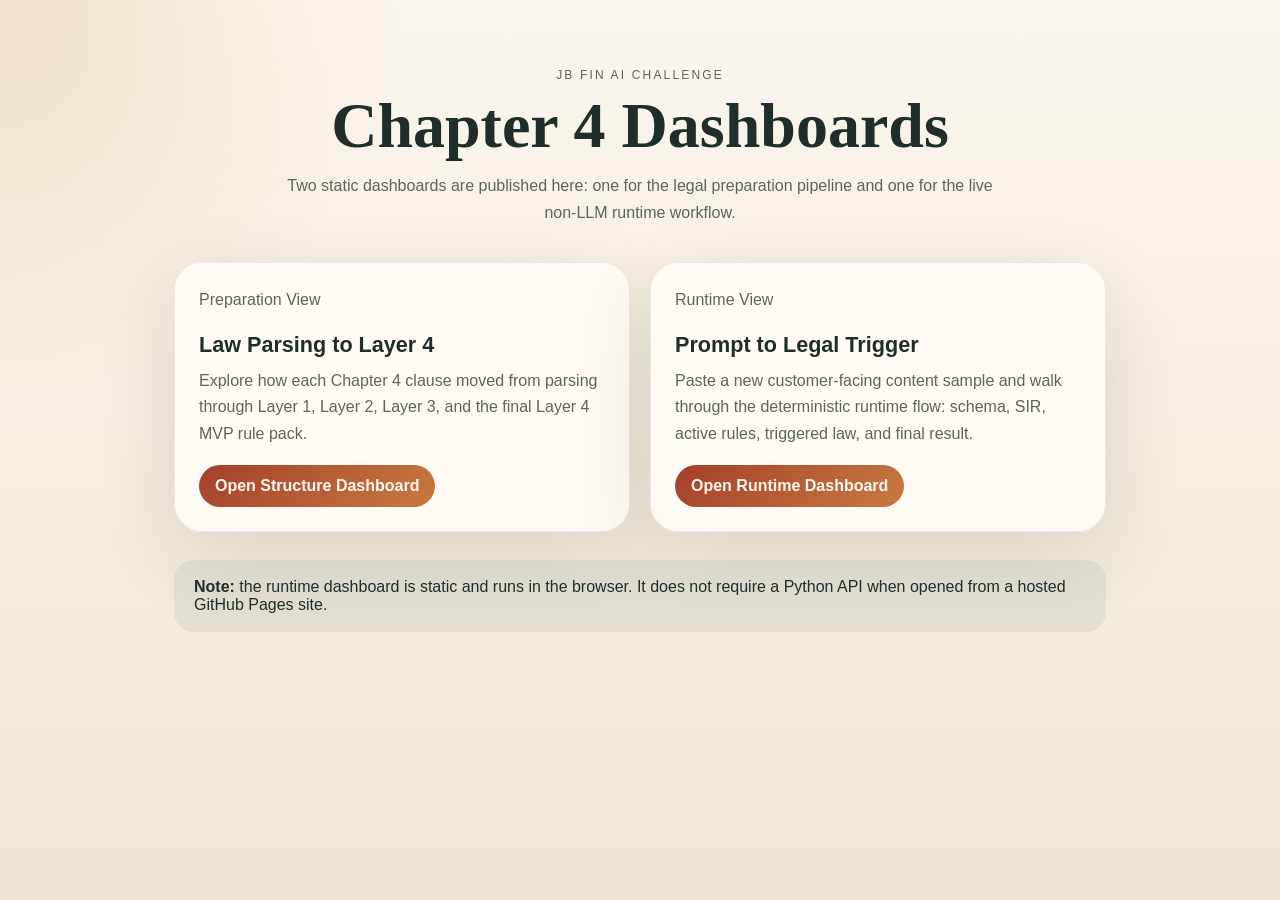
<file: index.html>
<!doctype html>
<html lang="en">
  <head>
    <meta charset="UTF-8" />
    <meta name="viewport" content="width=device-width, initial-scale=1.0" />
    <title>JB Hackathon Dashboards</title>
    <style>
      :root {
        --bg: #f5efe3;
        --ink: #1f2e2a;
        --muted: #5b665d;
        --card: rgba(255, 252, 246, 0.92);
        --accent: #a53f2b;
        --teal: #285b59;
        --shadow: 0 24px 80px rgba(52, 40, 23, 0.12);
      }
      * { box-sizing: border-box; }
      body {
        margin: 0;
        min-height: 100vh;
        font-family: "Pretendard Variable", "Segoe UI", "Noto Sans KR", sans-serif;
        background:
          radial-gradient(circle at top left, rgba(184, 133, 48, 0.18), transparent 26%),
          linear-gradient(180deg, #fbf6ee 0%, var(--bg) 40%, #efe5d4 100%);
        color: var(--ink);
      }
      main {
        max-width: 980px;
        margin: 0 auto;
        padding: 56px 24px 80px;
      }
      .hero { text-align: center; margin-bottom: 36px; }
      .hero p {
        letter-spacing: 0.18em;
        text-transform: uppercase;
        font-size: 12px;
        color: var(--muted);
      }
      h1 {
        margin: 10px 0 14px;
        font-family: "Nanum Myeongjo", Georgia, serif;
        font-size: clamp(2.6rem, 5vw, 4.2rem);
        line-height: 1;
      }
      .subhead {
        max-width: 720px;
        margin: 0 auto;
        line-height: 1.7;
        color: var(--muted);
      }
      .grid {
        display: grid;
        grid-template-columns: repeat(auto-fit, minmax(280px, 1fr));
        gap: 20px;
      }
      .card {
        background: var(--card);
        border: 1px solid rgba(31, 46, 42, 0.08);
        border-radius: 28px;
        box-shadow: var(--shadow);
        padding: 24px;
      }
      .card h2 {
        margin: 8px 0 10px;
        font-size: 1.35rem;
      }
      .card p {
        margin: 0 0 18px;
        line-height: 1.65;
        color: var(--muted);
      }
      .actions {
        display: flex;
        gap: 10px;
        flex-wrap: wrap;
      }
      .btn {
        display: inline-flex;
        align-items: center;
        justify-content: center;
        padding: 12px 16px;
        border-radius: 999px;
        text-decoration: none;
        font-weight: 600;
      }
      .btn-primary {
        background: linear-gradient(135deg, var(--accent), #c77b3f);
        color: #fff8f2;
      }
      .btn-secondary {
        background: rgba(255,255,255,0.75);
        color: var(--ink);
        border: 1px solid rgba(31, 46, 42, 0.12);
      }
      .notes {
        margin-top: 28px;
        padding: 18px 20px;
        border-radius: 20px;
        background: rgba(40, 91, 89, 0.08);
        color: var(--ink);
      }
    </style>
  </head>
  <body>
    <main>
      <section class="hero">
        <p>JB Fin AI Challenge</p>
        <h1>Chapter 4 Dashboards</h1>
        <div class="subhead">
          Two static dashboards are published here: one for the legal preparation pipeline and one for the live non-LLM runtime workflow.
        </div>
      </section>

      <section class="grid">
        <article class="card">
          <p>Preparation View</p>
          <h2>Law Parsing to Layer 4</h2>
          <p>Explore how each Chapter 4 clause moved from parsing through Layer 1, Layer 2, Layer 3, and the final Layer 4 MVP rule pack.</p>
          <div class="actions">
            <a class="btn btn-primary" href="./dashboard/ch4_fincpa/index.html">Open Structure Dashboard</a>
          </div>
        </article>

        <article class="card">
          <p>Runtime View</p>
          <h2>Prompt to Legal Trigger</h2>
          <p>Paste a new customer-facing content sample and walk through the deterministic runtime flow: schema, SIR, active rules, triggered law, and final result.</p>
          <div class="actions">
            <a class="btn btn-primary" href="./dashboard/ch4_runtime_flow/index.html">Open Runtime Dashboard</a>
          </div>
        </article>
      </section>

      <section class="notes">
        <strong>Note:</strong> the runtime dashboard is static and runs in the browser. It does not require a Python API when opened from a hosted GitHub Pages site.
      </section>
    </main>
  </body>
</html>
</file>
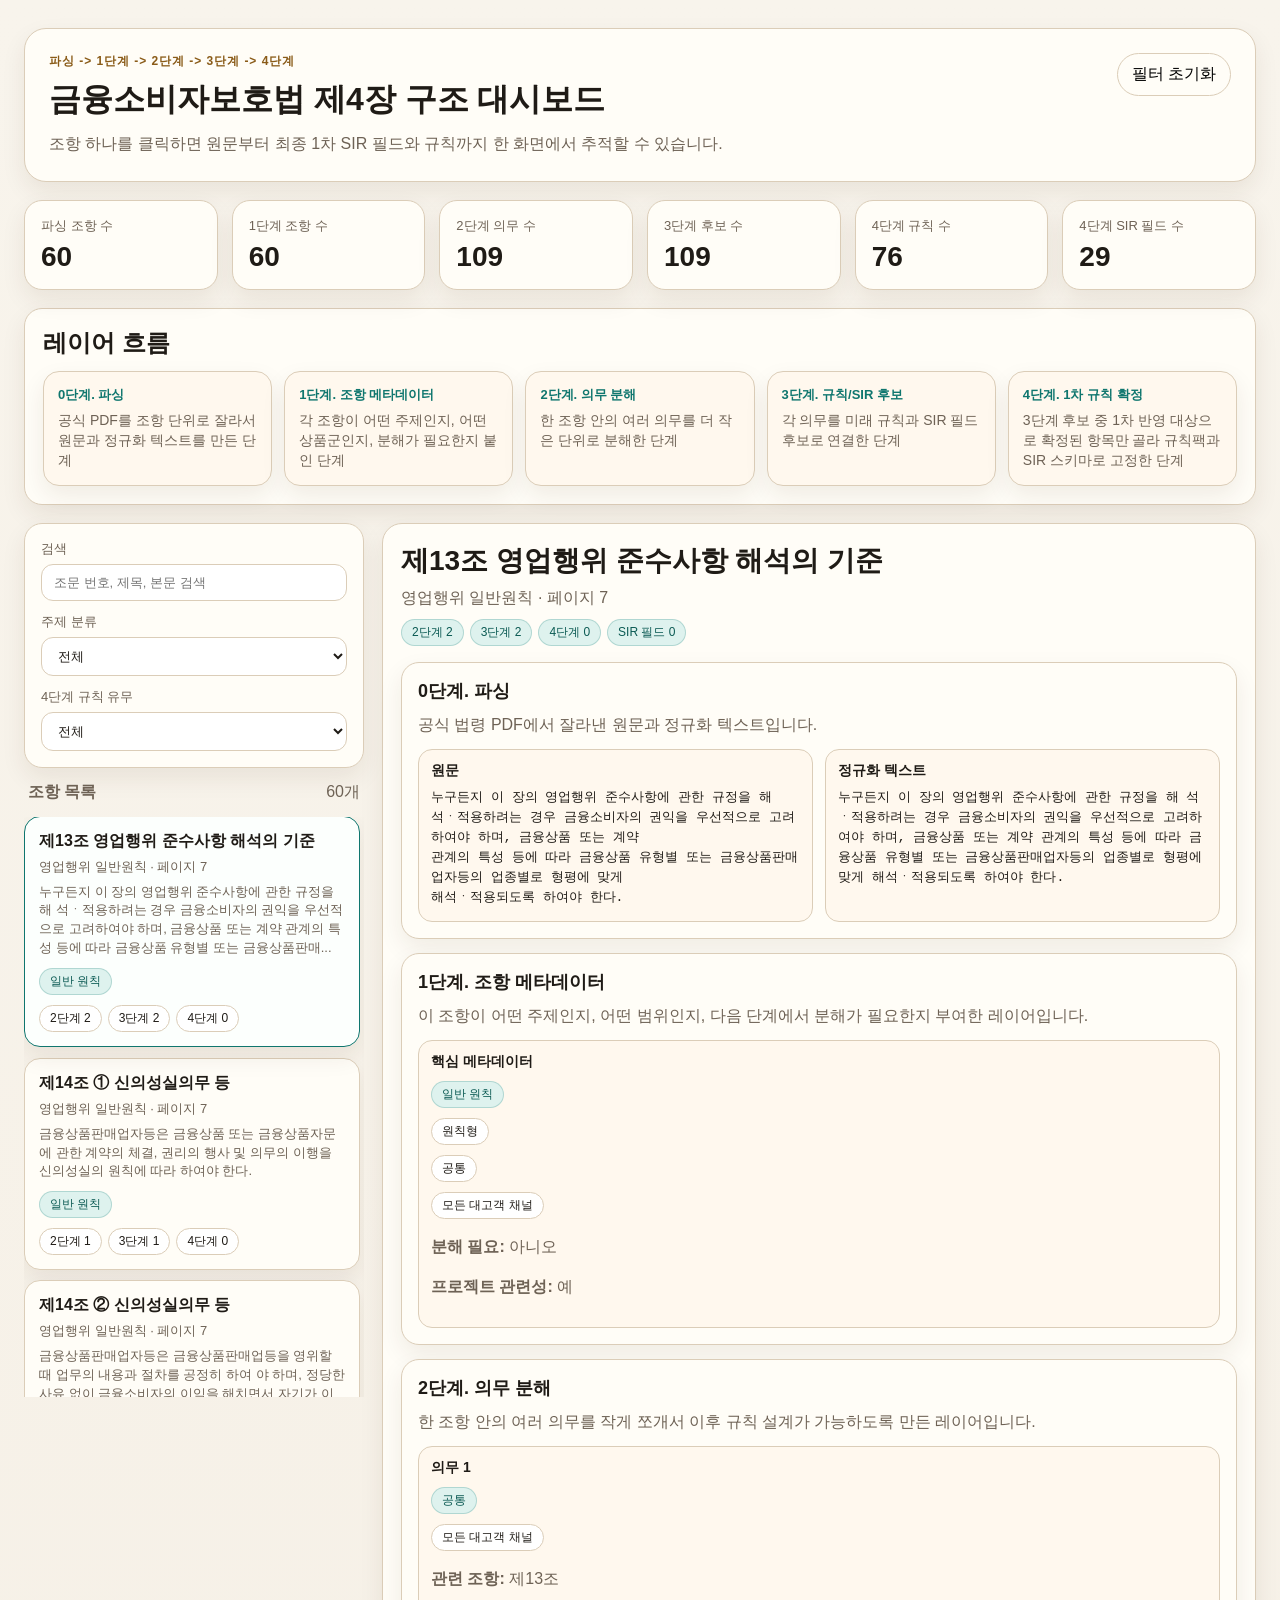
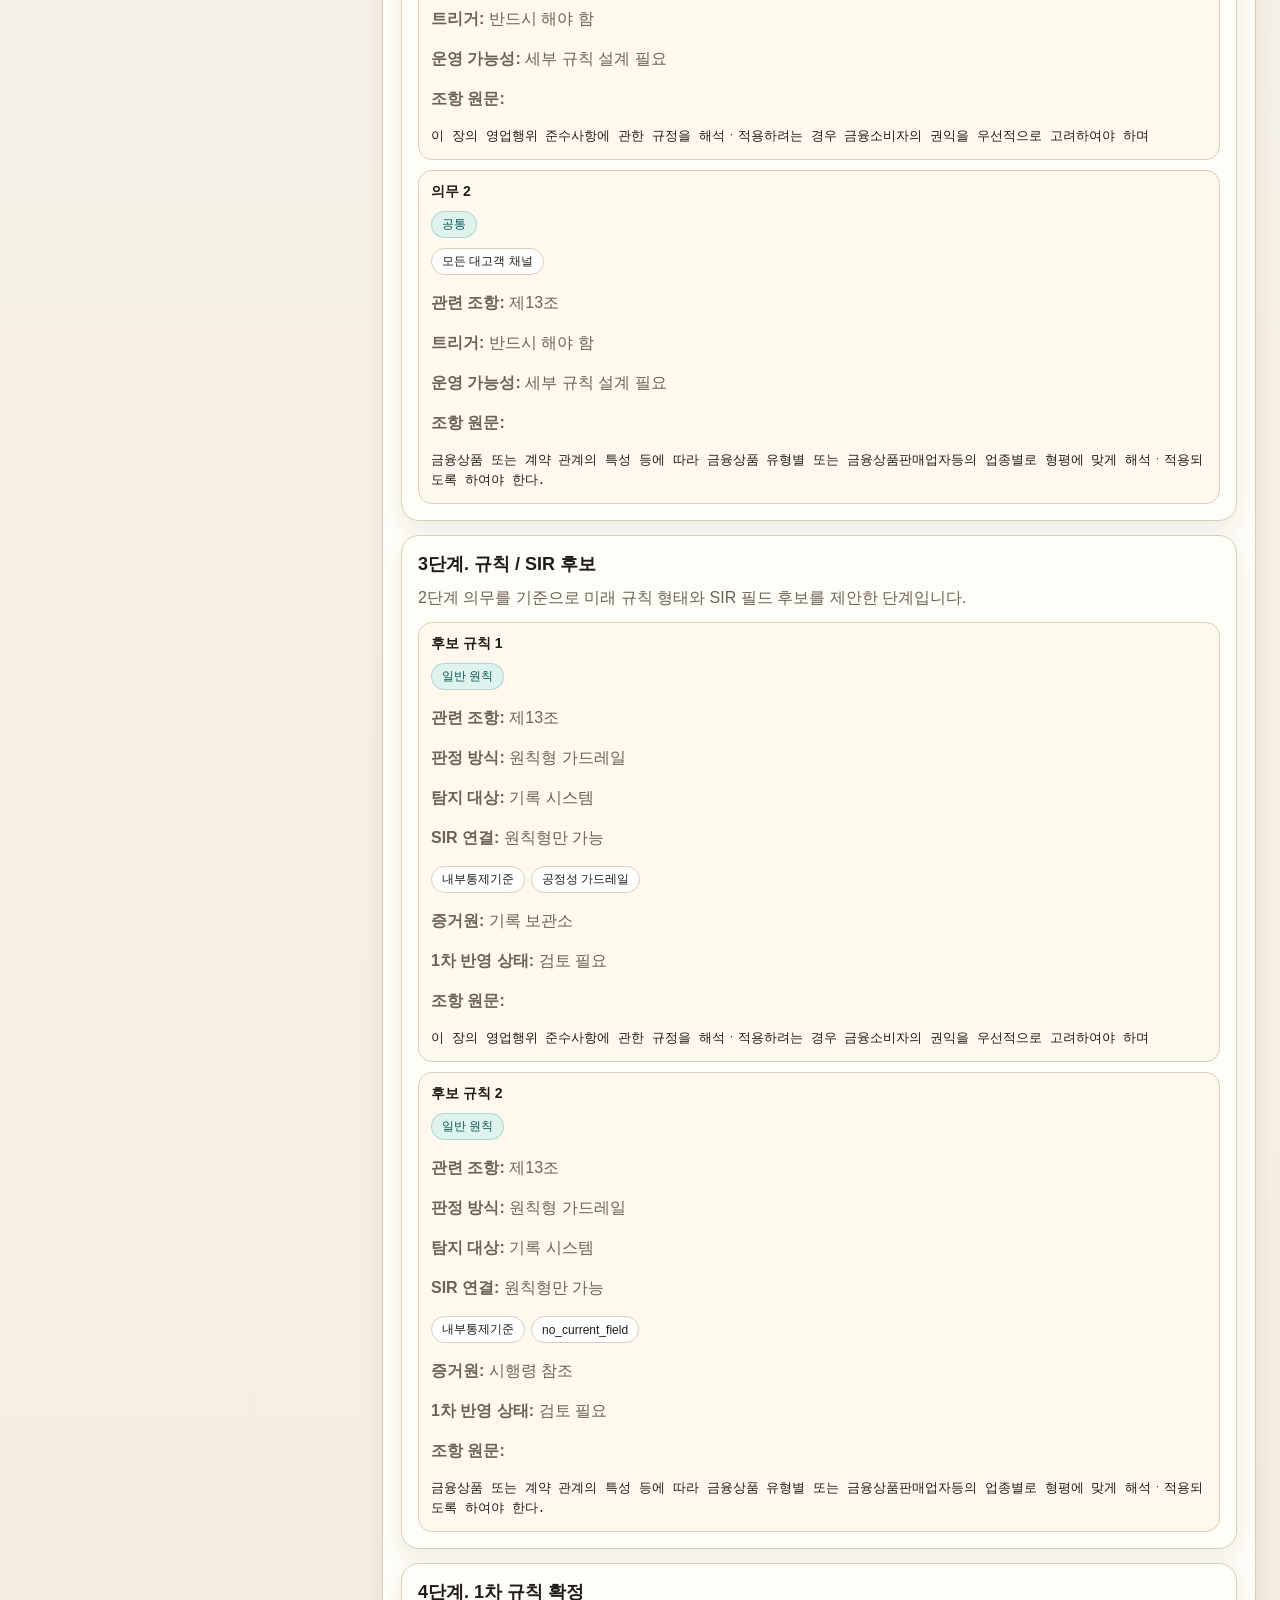
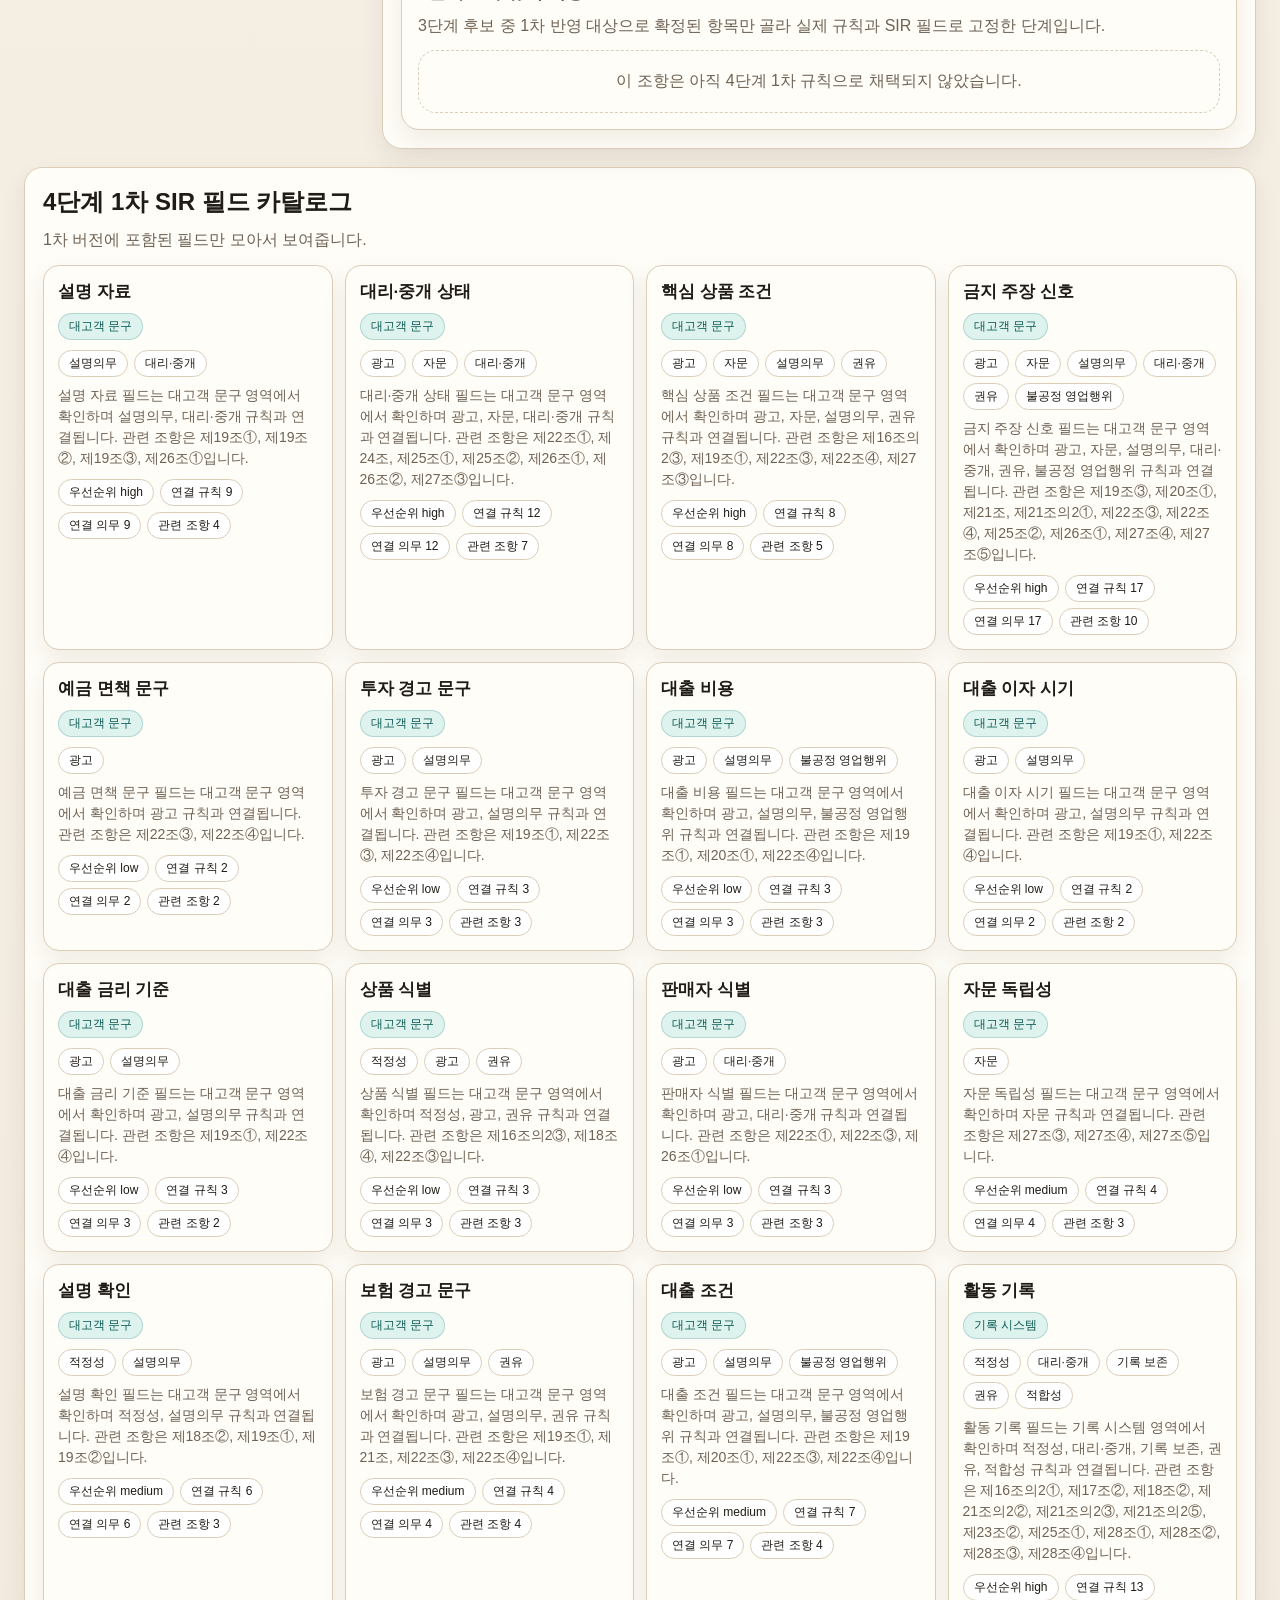
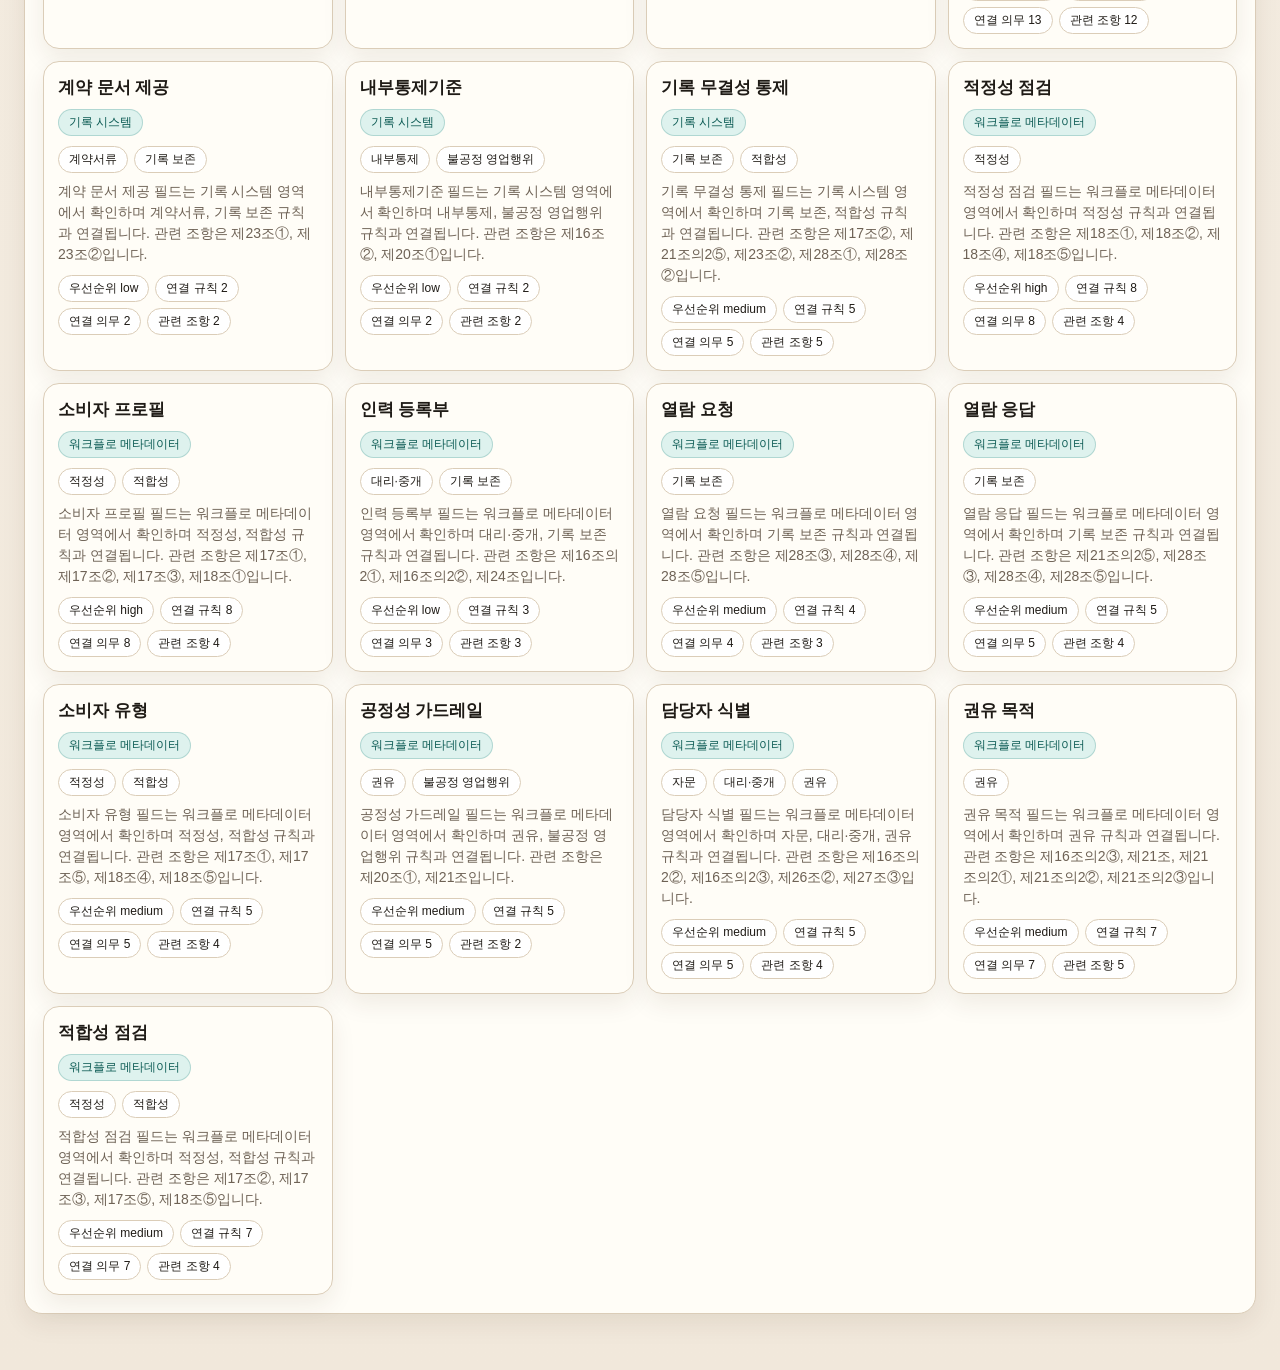
<file: dashboard/ch4_fincpa/index.html>
<!doctype html>
<html lang="ko">
  <head>
    <meta charset="UTF-8" />
    <meta name="viewport" content="width=device-width, initial-scale=1.0" />
    <title>금융소비자보호법 제4장 구조 대시보드</title>
    <link rel="stylesheet" href="./styles.css" />
  </head>
  <body>
    <div class="app-shell">
      <header class="topbar">
        <div>
          <p class="eyebrow">파싱 -> 1단계 -> 2단계 -> 3단계 -> 4단계</p>
          <h1>금융소비자보호법 제4장 구조 대시보드</h1>
          <p class="subhead">
            조항 하나를 클릭하면 원문부터 최종 1차 SIR 필드와 규칙까지 한 화면에서 추적할 수 있습니다.
          </p>
        </div>
        <div class="topbar-actions">
          <button id="resetFiltersBtn" class="ghost-btn">필터 초기화</button>
        </div>
      </header>

      <section id="overviewCards" class="overview-grid"></section>
      <div id="statusBanner" class="status-banner">대시보드 데이터를 불러오는 중입니다...</div>

      <section class="pipeline-section">
        <h2>레이어 흐름</h2>
        <div id="pipelineFlow" class="pipeline-flow"></div>
      </section>

      <main class="workspace">
        <aside class="sidebar">
          <div class="filter-card">
            <label>
              <span>검색</span>
              <input id="searchInput" type="search" placeholder="조문 번호, 제목, 본문 검색" />
            </label>
            <label>
              <span>주제 분류</span>
              <select id="topicFilter">
                <option value="">전체</option>
              </select>
            </label>
            <label>
              <span>4단계 규칙 유무</span>
              <select id="ruleFilter">
                <option value="">전체</option>
                <option value="has_rules">규칙 있음</option>
                <option value="no_rules">규칙 없음</option>
              </select>
            </label>
          </div>

          <div class="list-header">
            <strong>조항 목록</strong>
            <span id="clauseCountText"></span>
          </div>
          <div id="clauseList" class="clause-list"></div>
        </aside>

        <section class="detail-panel">
          <div id="detailHeader" class="detail-header"></div>
          <div id="detailBody" class="detail-body"></div>
        </section>
      </main>

      <section class="catalog-section">
        <div class="catalog-header">
          <h2>4단계 1차 SIR 필드 카탈로그</h2>
          <p>1차 버전에 포함된 필드만 모아서 보여줍니다.</p>
        </div>
        <div id="fieldCatalog" class="field-catalog"></div>
      </section>
    </div>

    <script src="./dashboard-bundle.js"></script>
    <script src="./app.js"></script>
  </body>
</html>
</file>
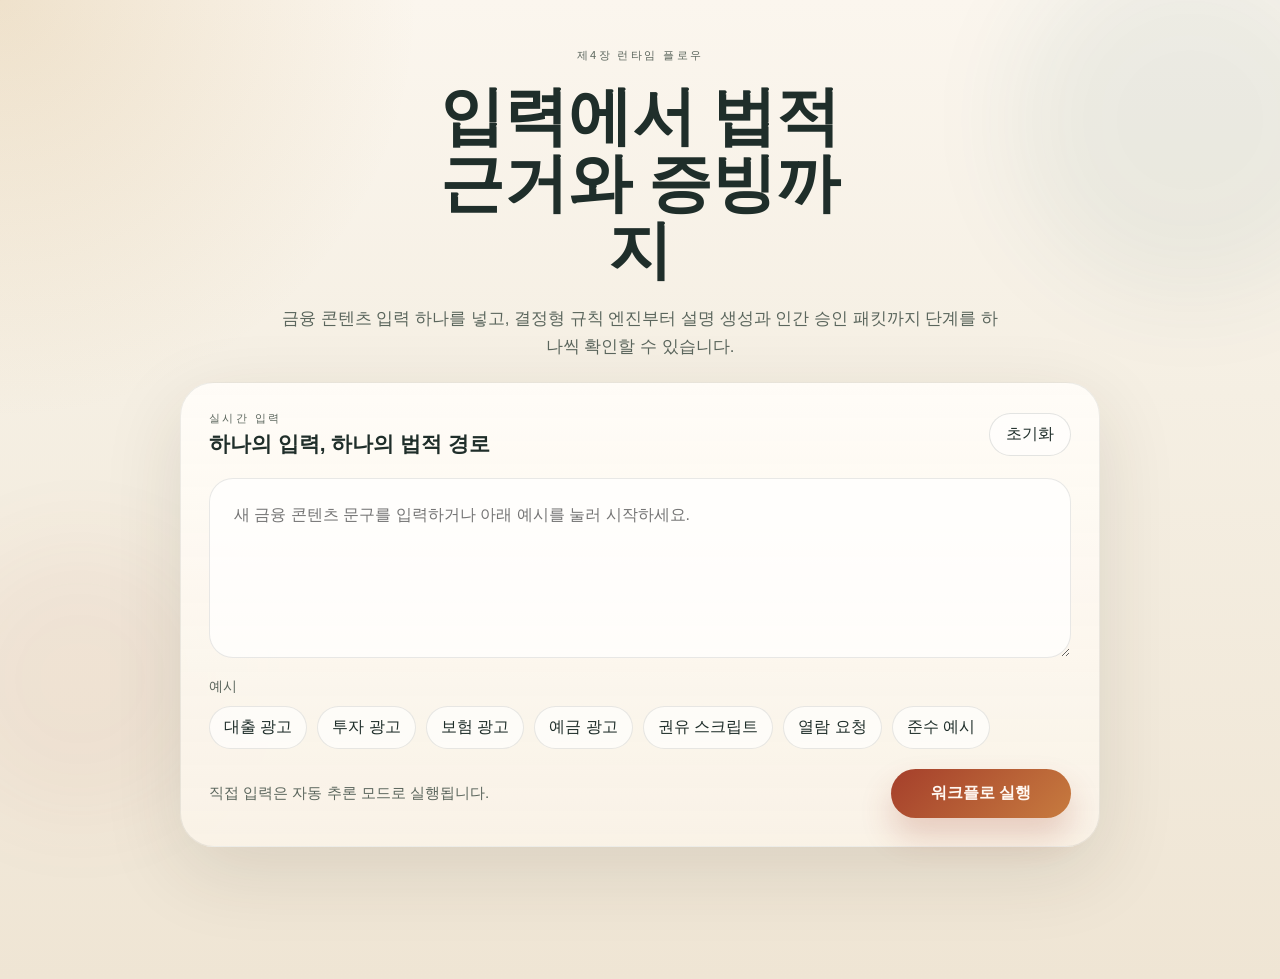
<file: dashboard/ch4_runtime_flow/index.html>
<!doctype html>
<html lang="ko">
  <head>
    <meta charset="UTF-8" />
    <meta name="viewport" content="width=device-width, initial-scale=1.0" />
    <title>제4장 런타임 플로우</title>
    <link rel="stylesheet" href="./styles.css" />
  </head>
  <body>
    <div class="page-shell">
      <div class="ambient ambient-a"></div>
      <div class="ambient ambient-b"></div>

      <header class="hero">
        <p class="eyebrow">제4장 런타임 플로우</p>
        <h1>입력에서 법적<br />근거와 증빙까지</h1>
        <p class="subhead">
          금융 콘텐츠 입력 하나를 넣고, 결정형 규칙 엔진부터 설명 생성과 인간 승인 패킷까지 단계를 하나씩 확인할 수 있습니다.
        </p>

        <div class="composer-card">
          <div class="composer-head">
            <div>
              <p class="kicker">실시간 입력</p>
              <h2>하나의 입력, 하나의 법적 경로</h2>
            </div>
            <button id="clearBtn" class="ghost-btn" type="button">초기화</button>
          </div>

          <textarea
            id="promptInput"
            class="prompt-input"
            placeholder="새 금융 콘텐츠 문구를 입력하거나 아래 예시를 눌러 시작하세요."
          ></textarea>

          <div class="example-strip">
            <div class="example-label">예시</div>
            <div id="exampleChips" class="example-chips"></div>
          </div>

          <div class="composer-actions">
            <p id="profileHint" class="profile-hint">직접 입력은 자동 추론 모드로 실행됩니다.</p>
            <button id="runBtn" class="run-btn" type="button">워크플로 실행</button>
          </div>
        </div>
      </header>

      <main id="runtimeExperience" class="runtime-experience hidden">
        <section class="flow-rail">
          <div class="rail-line"></div>
          <div id="stageButtons" class="stage-buttons"></div>
        </section>

        <section class="stage-stack">
          <article id="stage-schema" class="stage-card"></article>
          <article id="stage-sir" class="stage-card locked"></article>
          <article id="stage-rules" class="stage-card locked"></article>
          <article id="stage-law" class="stage-card locked"></article>
          <article id="stage-result" class="stage-card locked"></article>
          <article id="stage-advisory" class="stage-card locked"></article>
          <article id="stage-human" class="stage-card locked"></article>
        </section>
      </main>

      <div id="statusBanner" class="status-banner hidden"></div>
    </div>

    <script src="./runtime-bundle.js"></script>
    <script src="./runtime-engine.js"></script>
    <script src="./app.js"></script>
  </body>
</html>
</file>
<file: dashboard/ch4_fincpa/styles.css>
:root {
  color-scheme: light;
  --bg: #f6f1e8;
  --panel: #fffdf7;
  --panel-strong: #fff8ee;
  --line: #dbcdb8;
  --ink: #1f1b16;
  --muted: #6e6255;
  --accent: #0f766e;
  --accent-soft: #def2ee;
  --warm: #8a5b18;
  --shadow: 0 10px 24px rgba(58, 44, 18, 0.08);
  --radius: 18px;
}

* {
  box-sizing: border-box;
}

body {
  margin: 0;
  font-family: "Noto Sans KR", "Apple SD Gothic Neo", sans-serif;
  background: linear-gradient(180deg, #f8f4ec 0%, #f1e8db 100%);
  color: var(--ink);
}

.app-shell {
  max-width: 1580px;
  margin: 0 auto;
  padding: 28px 24px 56px;
}

.topbar,
.pipeline-section,
.catalog-section,
.filter-card,
.detail-panel,
.overview-card,
.clause-item,
.field-card,
.layer-card,
.mini-card {
  background: var(--panel);
  border: 1px solid var(--line);
  box-shadow: var(--shadow);
}

.topbar {
  display: flex;
  justify-content: space-between;
  gap: 20px;
  padding: 24px;
  border-radius: calc(var(--radius) + 4px);
}

.eyebrow {
  margin: 0 0 8px;
  color: var(--warm);
  font-size: 12px;
  font-weight: 700;
  letter-spacing: 0.08em;
  text-transform: uppercase;
}

h1 {
  margin: 0;
  font-size: 32px;
}

.subhead {
  margin: 10px 0 0;
  color: var(--muted);
  max-width: 820px;
  line-height: 1.55;
}

.ghost-btn {
  border: 1px solid var(--line);
  background: transparent;
  padding: 10px 14px;
  border-radius: 999px;
  font: inherit;
  cursor: pointer;
}

.ghost-btn.active {
  background: var(--accent-soft);
  border-color: rgba(15, 118, 110, 0.28);
  color: #0b5a53;
}

.lang-switch {
  display: flex;
  gap: 8px;
  flex-wrap: wrap;
}

.status-banner {
  margin-top: 14px;
  padding: 12px 14px;
  border-radius: 14px;
  border: 1px solid var(--line);
  background: #fff8d9;
  color: #6d5206;
}

.status-banner.hidden {
  display: none;
}

.overview-grid {
  margin-top: 18px;
  display: grid;
  grid-template-columns: repeat(auto-fit, minmax(180px, 1fr));
  gap: 14px;
}

.overview-card {
  padding: 16px;
  border-radius: var(--radius);
}

.overview-card .label {
  font-size: 13px;
  color: var(--muted);
}

.overview-card .value {
  margin-top: 6px;
  font-size: 28px;
  font-weight: 800;
}

.pipeline-section,
.catalog-section {
  margin-top: 18px;
  padding: 18px;
  border-radius: var(--radius);
}

.pipeline-section h2,
.catalog-section h2 {
  margin: 0 0 12px;
}

.pipeline-flow {
  display: grid;
  grid-template-columns: repeat(auto-fit, minmax(180px, 1fr));
  gap: 12px;
}

.mini-card {
  padding: 14px;
  border-radius: 16px;
  background: var(--panel-strong);
}

.mini-card .step {
  font-size: 13px;
  font-weight: 700;
  color: var(--accent);
}

.mini-card .desc {
  margin-top: 6px;
  font-size: 14px;
  line-height: 1.45;
  color: var(--muted);
}

.workspace {
  margin-top: 18px;
  display: grid;
  grid-template-columns: 340px 1fr;
  gap: 18px;
  align-items: start;
}

.sidebar {
  display: flex;
  flex-direction: column;
  gap: 14px;
  position: sticky;
  top: 16px;
}

.filter-card {
  padding: 16px;
  border-radius: var(--radius);
  display: flex;
  flex-direction: column;
  gap: 12px;
}

.filter-card label {
  display: flex;
  flex-direction: column;
  gap: 6px;
  font-size: 13px;
  color: var(--muted);
}

input,
select {
  border: 1px solid var(--line);
  border-radius: 12px;
  padding: 10px 12px;
  font: inherit;
  background: #fff;
  color: var(--ink);
}

.list-header {
  display: flex;
  justify-content: space-between;
  align-items: baseline;
  padding: 0 4px;
  color: var(--muted);
}

.clause-list {
  display: flex;
  flex-direction: column;
  gap: 10px;
  max-height: calc(100vh - 320px);
  overflow: auto;
  padding-right: 4px;
}

.clause-item {
  padding: 14px;
  border-radius: 16px;
  cursor: pointer;
  transition: transform 0.15s ease, border-color 0.15s ease, background 0.15s ease;
}

.clause-item:hover,
.clause-item.active {
  transform: translateY(-1px);
  border-color: var(--accent);
  background: #fcfffd;
}

.clause-item h3 {
  margin: 0;
  font-size: 16px;
}

.clause-item p {
  margin: 6px 0 0;
  color: var(--muted);
  font-size: 13px;
  line-height: 1.45;
}

.pill-row {
  display: flex;
  flex-wrap: wrap;
  gap: 6px;
  margin-top: 10px;
}

.pill {
  display: inline-flex;
  align-items: center;
  border: 1px solid var(--line);
  border-radius: 999px;
  padding: 4px 10px;
  font-size: 12px;
  background: #fff;
}

.pill.accent {
  background: var(--accent-soft);
  border-color: rgba(15, 118, 110, 0.22);
  color: #0b5a53;
}

.detail-panel {
  padding: 18px;
  border-radius: calc(var(--radius) + 2px);
}

.detail-header h2 {
  margin: 0;
  font-size: 28px;
}

.detail-header p {
  margin: 8px 0 0;
  color: var(--muted);
}

.detail-body {
  margin-top: 16px;
  display: grid;
  gap: 14px;
}

.layer-card {
  border-radius: var(--radius);
  padding: 16px;
}

.layer-card h3 {
  margin: 0 0 10px;
  font-size: 18px;
}

.layer-card .layer-note {
  margin: 0 0 12px;
  color: var(--muted);
  line-height: 1.5;
}

.grid-two {
  display: grid;
  grid-template-columns: repeat(2, minmax(0, 1fr));
  gap: 12px;
}

.data-box {
  background: var(--panel-strong);
  border: 1px solid var(--line);
  border-radius: 14px;
  padding: 12px;
}

.data-box h4 {
  margin: 0 0 8px;
  font-size: 14px;
}

.data-box p,
.data-box li {
  color: var(--muted);
  line-height: 1.5;
}

.data-box pre {
  margin: 0;
  white-space: pre-wrap;
  word-break: break-word;
  font: 13px/1.55 "IBM Plex Mono", monospace;
}

.stack {
  display: grid;
  gap: 10px;
}

.catalog-header p {
  margin: 0;
  color: var(--muted);
}

.field-catalog {
  margin-top: 14px;
  display: grid;
  grid-template-columns: repeat(auto-fit, minmax(280px, 1fr));
  gap: 12px;
}

.field-card {
  border-radius: 16px;
  padding: 14px;
}

.retrieval-snapshot-card {
  background:
    radial-gradient(circle at top right, rgba(15, 118, 110, 0.08), transparent 36%),
    linear-gradient(180deg, #fffdf8 0%, #f8fcfb 100%);
  border-color: rgba(15, 118, 110, 0.16);
}

.field-card h3 {
  margin: 0;
  font-size: 17px;
}

.field-card p {
  margin: 8px 0 0;
  color: var(--muted);
  line-height: 1.5;
  font-size: 14px;
}

.empty-state {
  padding: 20px;
  text-align: center;
  color: var(--muted);
  border: 1px dashed var(--line);
  border-radius: 18px;
}

@media (max-width: 1100px) {
  .workspace {
    grid-template-columns: 1fr;
  }

  .sidebar {
    position: static;
  }

  .clause-list {
    max-height: none;
  }
}

@media (max-width: 720px) {
  .topbar,
  .grid-two {
    grid-template-columns: 1fr;
    display: grid;
  }

  h1 {
    font-size: 26px;
  }
}
</file>
<file: dashboard/ch4_runtime_flow/styles.css>
:root {
  --bg: #f5efe3;
  --bg-deep: #e7dcc7;
  --card: rgba(255, 252, 246, 0.84);
  --card-strong: rgba(255, 249, 240, 0.95);
  --ink: #1f2e2a;
  --muted: #5b665d;
  --line: rgba(31, 46, 42, 0.14);
  --accent: #a53f2b;
  --accent-soft: rgba(165, 63, 43, 0.12);
  --teal: #285b59;
  --gold: #b88530;
  --danger: #7f2e1f;
  --success: #1f5d4b;
  --warning: #7c5a18;
  --shadow: 0 24px 80px rgba(52, 40, 23, 0.12);
  --radius-lg: 28px;
  --radius-md: 18px;
}

* {
  box-sizing: border-box;
}

body {
  margin: 0;
  min-height: 100vh;
  font-family: "Pretendard Variable", "Segoe UI", "Noto Sans KR", sans-serif;
  background:
    radial-gradient(circle at top left, rgba(184, 133, 48, 0.18), transparent 26%),
    linear-gradient(180deg, #fbf6ee 0%, var(--bg) 40%, #efe5d4 100%);
  color: var(--ink);
}

.page-shell {
  position: relative;
  min-height: 100vh;
  overflow-x: hidden;
  padding: 48px 24px 96px;
}

.ambient {
  position: absolute;
  border-radius: 999px;
  filter: blur(48px);
  opacity: 0.28;
  pointer-events: none;
}

.ambient-a {
  width: 360px;
  height: 360px;
  top: -60px;
  right: -90px;
  background: rgba(40, 91, 89, 0.24);
}

.ambient-b {
  width: 280px;
  height: 280px;
  left: -60px;
  bottom: 160px;
  background: rgba(165, 63, 43, 0.18);
}

.hero {
  position: relative;
  max-width: 1120px;
  margin: 0 auto 36px;
  display: grid;
  gap: 20px;
  justify-items: center;
  text-align: center;
}

.eyebrow,
.kicker {
  margin: 0;
  letter-spacing: 0.22em;
  text-transform: uppercase;
  font-size: 11px;
  color: var(--muted);
}

.hero h1 {
  margin: 0;
  font-family: "Nanum Myeongjo", "Georgia", serif;
  font-size: clamp(2.8rem, 5vw, 4.6rem);
  line-height: 1.05;
  max-width: 14ch;
}

.subhead {
  margin: 0;
  max-width: 720px;
  font-size: 1.05rem;
  line-height: 1.7;
  color: var(--muted);
}

.composer-card {
  width: min(920px, 100%);
  background: linear-gradient(180deg, rgba(255, 252, 247, 0.98), rgba(250, 243, 232, 0.9));
  border: 1px solid rgba(31, 46, 42, 0.08);
  border-radius: 34px;
  box-shadow: var(--shadow);
  padding: 28px;
  display: grid;
  gap: 20px;
  text-align: left;
}

.composer-head,
.composer-actions {
  display: flex;
  justify-content: space-between;
  align-items: center;
  gap: 12px;
}

.composer-head h2 {
  margin: 4px 0 0;
  font-size: 1.3rem;
}

.prompt-input {
  width: 100%;
  min-height: 180px;
  resize: vertical;
  border: 1px solid rgba(31, 46, 42, 0.1);
  border-radius: 24px;
  background: rgba(255, 255, 255, 0.72);
  padding: 22px 24px;
  font: inherit;
  font-size: 1rem;
  line-height: 1.7;
  color: var(--ink);
  outline: none;
  transition: border-color 180ms ease, transform 180ms ease, box-shadow 180ms ease;
}

.prompt-input:focus {
  border-color: rgba(40, 91, 89, 0.34);
  box-shadow: 0 0 0 6px rgba(40, 91, 89, 0.08);
}

.example-strip {
  display: grid;
  gap: 10px;
}

.example-label {
  font-size: 0.85rem;
  color: var(--muted);
}

.example-chips {
  display: flex;
  flex-wrap: wrap;
  gap: 10px;
}

.chip {
  border: 1px solid rgba(31, 46, 42, 0.1);
  background: rgba(255, 255, 255, 0.64);
  color: var(--ink);
  border-radius: 999px;
  padding: 10px 14px;
  font: inherit;
  cursor: pointer;
  transition: transform 160ms ease, background 160ms ease, border-color 160ms ease;
}

.chip:hover,
.chip.active {
  transform: translateY(-1px);
  border-color: rgba(165, 63, 43, 0.34);
  background: rgba(165, 63, 43, 0.08);
}

.profile-hint {
  margin: 0;
  color: var(--muted);
  font-size: 0.95rem;
}

.run-btn,
.reveal-btn,
.ghost-btn {
  font: inherit;
  border-radius: 999px;
  cursor: pointer;
}

.run-btn {
  border: 0;
  background: linear-gradient(135deg, var(--accent), #c77b3f);
  color: #fff8f2;
  padding: 14px 22px;
  min-width: 180px;
  font-weight: 700;
  box-shadow: 0 18px 32px rgba(165, 63, 43, 0.22);
}

.ghost-btn {
  border: 1px solid rgba(31, 46, 42, 0.12);
  background: rgba(255, 255, 255, 0.55);
  color: var(--ink);
  padding: 10px 16px;
}

.runtime-experience {
  max-width: 1120px;
  margin: 0 auto;
  display: grid;
  grid-template-columns: 240px minmax(0, 1fr);
  gap: 28px;
  align-items: start;
}

.hidden {
  display: none !important;
}

.flow-rail {
  position: sticky;
  top: 30px;
  background: rgba(255, 251, 244, 0.72);
  border: 1px solid rgba(31, 46, 42, 0.08);
  border-radius: 28px;
  padding: 26px 22px;
  box-shadow: 0 18px 44px rgba(40, 33, 22, 0.08);
}

.rail-line {
  position: absolute;
  top: 48px;
  bottom: 48px;
  left: 38px;
  width: 2px;
  background: linear-gradient(180deg, rgba(184, 133, 48, 0.4), rgba(40, 91, 89, 0.25));
}

.stage-buttons {
  position: relative;
  display: grid;
  gap: 16px;
}

.stage-nav-btn {
  display: grid;
  grid-template-columns: 34px 1fr;
  align-items: center;
  gap: 12px;
  border: 0;
  background: transparent;
  padding: 0;
  text-align: left;
  cursor: pointer;
  color: var(--ink);
}

.stage-nav-btn[disabled] {
  cursor: not-allowed;
  opacity: 0.52;
}

.stage-dot {
  width: 34px;
  height: 34px;
  border-radius: 50%;
  display: grid;
  place-items: center;
  font-size: 0.84rem;
  border: 1px solid rgba(31, 46, 42, 0.14);
  background: rgba(255, 255, 255, 0.8);
}

.stage-nav-btn.active .stage-dot,
.stage-nav-btn.unlocked .stage-dot {
  background: linear-gradient(135deg, rgba(40, 91, 89, 0.94), rgba(85, 130, 112, 0.88));
  color: white;
  border-color: transparent;
}

.stage-nav-btn.completed .stage-dot {
  background: linear-gradient(135deg, rgba(184, 133, 48, 0.92), rgba(205, 162, 87, 0.86));
  color: white;
  border-color: transparent;
}

.stage-nav-copy strong {
  display: block;
  font-size: 0.95rem;
}

.stage-nav-copy span {
  display: block;
  margin-top: 3px;
  font-size: 0.83rem;
  color: var(--muted);
  line-height: 1.45;
}

.stage-stack {
  display: grid;
  gap: 22px;
}

.stage-card {
  background: var(--card);
  border: 1px solid rgba(31, 46, 42, 0.08);
  border-radius: 30px;
  box-shadow: 0 20px 52px rgba(52, 40, 23, 0.08);
  padding: 28px;
  overflow: hidden;
  transition: transform 240ms ease, opacity 240ms ease;
}

.stage-card.locked {
  opacity: 0.4;
  pointer-events: none;
  filter: saturate(0.72);
}

.stage-card.active {
  border-color: rgba(165, 63, 43, 0.22);
  transform: translateY(-2px);
}

.stage-head {
  display: flex;
  justify-content: space-between;
  gap: 12px;
  align-items: start;
  margin-bottom: 18px;
}

.stage-number {
  width: 44px;
  height: 44px;
  border-radius: 14px;
  display: grid;
  place-items: center;
  background: linear-gradient(135deg, rgba(165, 63, 43, 0.12), rgba(184, 133, 48, 0.12));
  font-weight: 700;
}

.stage-title {
  display: grid;
  gap: 6px;
  flex: 1;
}

.stage-title h3 {
  margin: 0;
  font-size: 1.22rem;
}

.stage-title p {
  margin: 0;
  color: var(--muted);
  line-height: 1.6;
}

.json-panel {
  background: rgba(18, 31, 27, 0.95);
  color: #f5f0e3;
  border-radius: 22px;
  padding: 20px;
  overflow: auto;
  font-family: "IBM Plex Mono", "SFMono-Regular", monospace;
  font-size: 0.88rem;
  line-height: 1.65;
}

.field-groups,
.rule-list,
.citation-list {
  display: grid;
  gap: 16px;
}

.embedding-stage-grid,
.advisory-grid {
  display: grid;
  gap: 18px;
}

.advisory-grid {
  grid-template-columns: repeat(auto-fit, minmax(280px, 1fr));
}

.field-group {
  border: 1px solid rgba(31, 46, 42, 0.08);
  border-radius: 22px;
  padding: 18px;
  background: rgba(255, 255, 255, 0.58);
}

.field-group h4,
.rule-card h4,
.citation-card h4 {
  margin: 0 0 12px;
  font-size: 1rem;
}

.field-grid {
  display: grid;
  grid-template-columns: repeat(auto-fit, minmax(220px, 1fr));
  gap: 12px;
}

.field-chip {
  border-radius: 18px;
  padding: 14px;
  background: rgba(246, 242, 235, 0.96);
  border: 1px solid rgba(31, 46, 42, 0.07);
}

.field-chip strong,
.mini-label {
  display: block;
  font-size: 0.78rem;
  color: var(--muted);
  margin-bottom: 6px;
}

.status-pill,
.meta-pill {
  display: inline-flex;
  align-items: center;
  gap: 6px;
  border-radius: 999px;
  padding: 6px 10px;
  font-size: 0.8rem;
  font-weight: 700;
}

.status-present,
.result-compliant {
  background: rgba(31, 93, 75, 0.12);
  color: var(--success);
}

.status-missing,
.result-non_compliant {
  background: rgba(127, 46, 31, 0.12);
  color: var(--danger);
}

.status-uncertain,
.result-needs_human_review {
  background: rgba(124, 90, 24, 0.14);
  color: var(--warning);
}

.status-na,
.result-insufficient_scope {
  background: rgba(31, 46, 42, 0.09);
  color: var(--muted);
}

.rule-card,
.citation-card,
.result-card {
  border: 1px solid rgba(31, 46, 42, 0.08);
  border-radius: 24px;
  padding: 18px;
  background: rgba(255, 255, 255, 0.62);
}

.rule-meta,
.citation-meta,
.result-metrics {
  display: flex;
  flex-wrap: wrap;
  gap: 8px;
  margin: 10px 0 14px;
}

.rule-card p,
.citation-card p,
.result-card p {
  margin: 0;
  color: var(--muted);
  line-height: 1.65;
}

.advisory-card {
  background:
    linear-gradient(180deg, rgba(252, 247, 240, 0.96), rgba(255, 255, 255, 0.74));
}

.advisory-hero {
  background:
    radial-gradient(circle at top right, rgba(165, 63, 43, 0.14), transparent 34%),
    linear-gradient(180deg, rgba(255, 251, 245, 0.96), rgba(252, 246, 238, 0.88));
  border-color: rgba(165, 63, 43, 0.16);
}

.embedding-hero {
  background:
    radial-gradient(circle at top right, rgba(40, 91, 89, 0.18), transparent 34%),
    linear-gradient(180deg, rgba(255, 252, 247, 0.92), rgba(243, 248, 247, 0.88));
  border-color: rgba(40, 91, 89, 0.18);
}

.retrieval-item-card {
  background:
    linear-gradient(180deg, rgba(244, 249, 248, 0.96), rgba(255, 255, 255, 0.72));
  border-color: rgba(40, 91, 89, 0.16);
}

.retrieval-query-card {
  background:
    linear-gradient(180deg, rgba(250, 244, 235, 0.98), rgba(255, 255, 255, 0.68));
  border-color: rgba(184, 133, 48, 0.18);
}

.retrieval-query-note {
  background:
    linear-gradient(180deg, rgba(248, 242, 233, 0.96), rgba(255, 255, 255, 0.68));
  border-color: rgba(184, 133, 48, 0.16);
}

.retrieval-support-list {
  grid-template-columns: repeat(auto-fit, minmax(260px, 1fr));
}

.source-span {
  margin-top: 14px !important;
  padding: 12px 14px;
  border-left: 3px solid rgba(184, 133, 48, 0.55);
  background: rgba(184, 133, 48, 0.08);
  color: var(--ink) !important;
}

.suggested-prompt {
  white-space: pre-wrap;
  color: var(--ink) !important;
}

.action-list {
  margin: 0;
  padding-left: 18px;
  color: var(--muted);
  display: grid;
  gap: 8px;
}

.action-row,
.decision-row {
  display: flex;
  flex-wrap: wrap;
  gap: 10px;
  align-items: center;
}

.suggest-btn {
  min-width: 220px;
}

.decision-btn {
  border: 1px solid rgba(31, 46, 42, 0.1);
  background: rgba(255, 255, 255, 0.82);
  color: var(--ink);
  border-radius: 999px;
  padding: 10px 16px;
  font: inherit;
  cursor: pointer;
  transition: transform 160ms ease, border-color 160ms ease, background 160ms ease;
}

.decision-btn:hover,
.decision-btn.active {
  transform: translateY(-1px);
  border-color: rgba(40, 91, 89, 0.28);
  background: rgba(40, 91, 89, 0.1);
}

.input-shell,
.textarea-shell {
  display: grid;
  gap: 8px;
}

.input-shell input,
.textarea-shell textarea {
  width: 100%;
  border: 1px solid rgba(31, 46, 42, 0.1);
  border-radius: 18px;
  background: rgba(255, 255, 255, 0.8);
  padding: 14px 16px;
  font: inherit;
  color: var(--ink);
}

.textarea-shell textarea {
  resize: vertical;
  min-height: 136px;
}

.stage-footer {
  margin-top: 18px;
  display: flex;
  justify-content: flex-end;
}

.reveal-btn {
  border: 0;
  background: rgba(40, 91, 89, 0.12);
  color: var(--teal);
  padding: 12px 18px;
  font-weight: 700;
}

.result-card {
  display: grid;
  gap: 14px;
}

.result-banner {
  display: flex;
  align-items: center;
  justify-content: space-between;
  gap: 18px;
}

.result-banner h3 {
  margin: 0;
  font-size: clamp(1.8rem, 4vw, 2.6rem);
  font-family: "Nanum Myeongjo", "Georgia", serif;
}

.metric-block {
  min-width: 120px;
  padding: 14px 16px;
  border-radius: 18px;
  background: rgba(255, 255, 255, 0.68);
  border: 1px solid rgba(31, 46, 42, 0.08);
}

.metric-block strong {
  display: block;
  font-size: 1.3rem;
}

.metric-block span {
  color: var(--muted);
  font-size: 0.85rem;
}

.status-banner {
  position: fixed;
  left: 50%;
  bottom: 24px;
  transform: translateX(-50%);
  min-width: 320px;
  max-width: min(760px, calc(100vw - 32px));
  background: rgba(31, 46, 42, 0.92);
  color: #fff6ea;
  border-radius: 18px;
  padding: 14px 18px;
  box-shadow: 0 14px 40px rgba(18, 27, 24, 0.25);
  z-index: 20;
}

@media (max-width: 960px) {
  .runtime-experience {
    grid-template-columns: 1fr;
  }

  .flow-rail {
    position: relative;
    top: auto;
  }

  .rail-line {
    display: none;
  }

  .stage-buttons {
    grid-template-columns: repeat(auto-fit, minmax(180px, 1fr));
  }
}

@media (max-width: 640px) {
  .page-shell {
    padding: 28px 14px 72px;
  }

  .composer-card,
  .stage-card {
    padding: 20px;
    border-radius: 24px;
  }

  .composer-head,
  .composer-actions,
  .stage-head,
  .result-banner {
    flex-direction: column;
    align-items: stretch;
  }

  .run-btn {
    width: 100%;
  }
}
</file>
